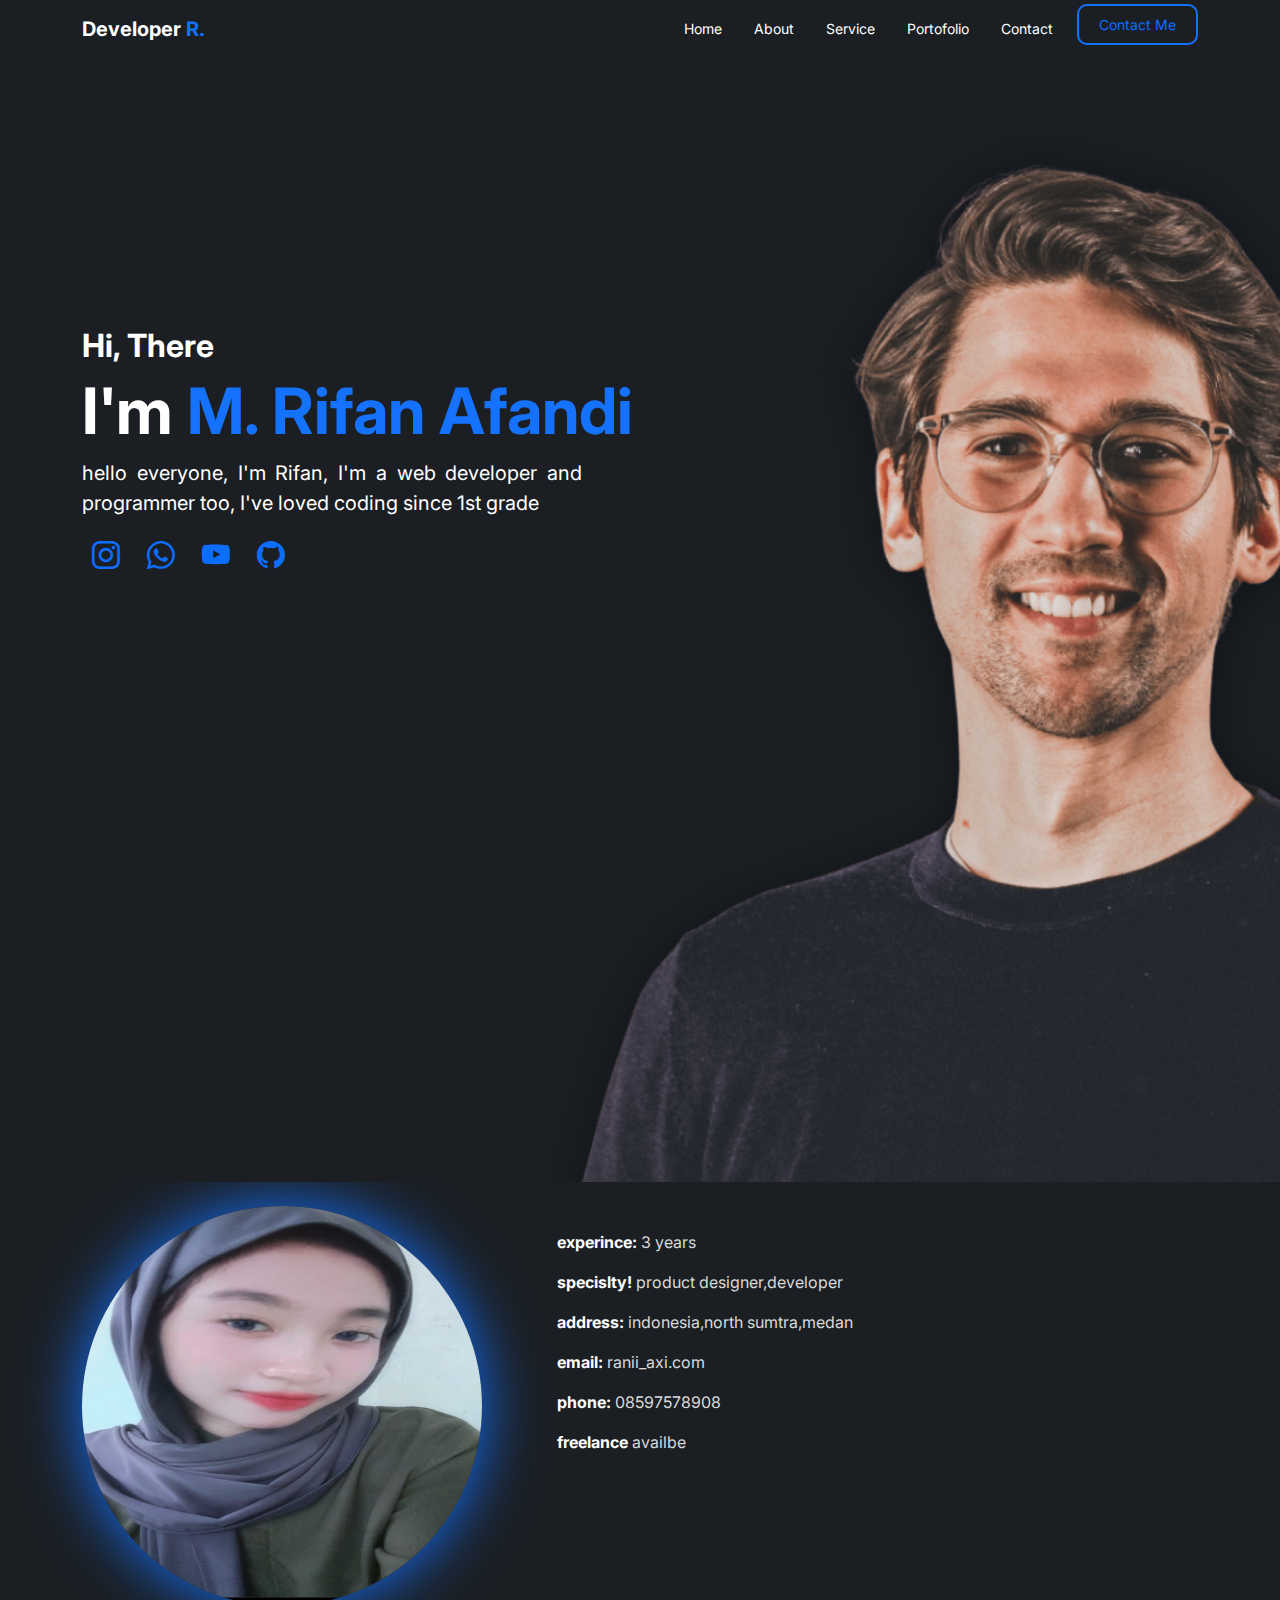
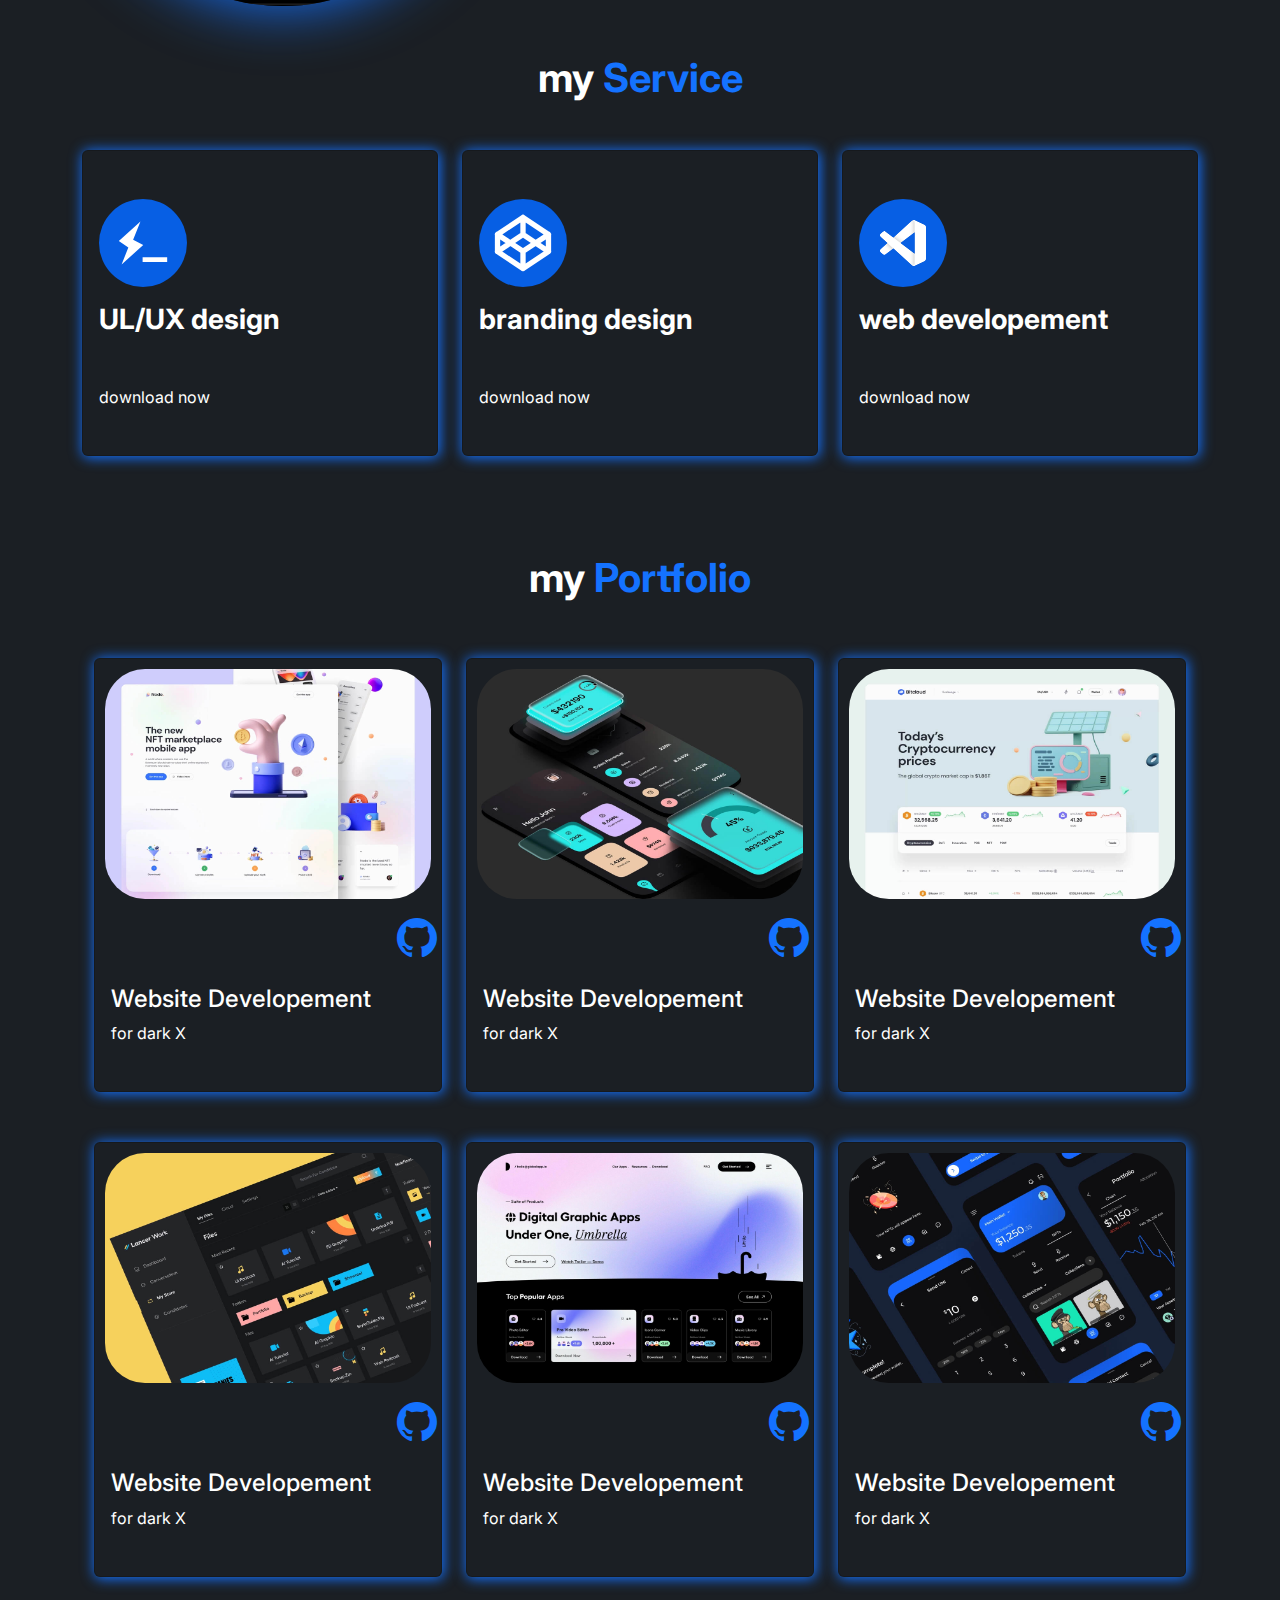
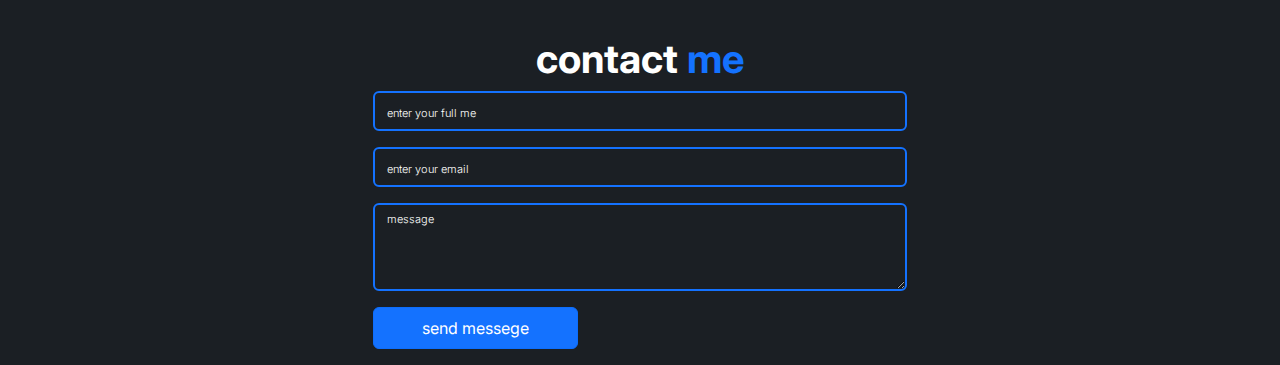
<file: index.html>
<!DOCTYPE html>
<html lang="en">
  <head>
    <meta charset="utf-8" />
    <meta name="viewport" content="width=device-width, initial-scale=1" />
    <title>My Portfolio</title>
    <!-- Css Bootstrap -->
    <link
      href="https://cdn.jsdelivr.net/npm/bootstrap@5.3.3/dist/css/bootstrap.min.css"
      rel="stylesheet"
      integrity="sha384-QWTKZyjpPEjISv5WaRU9OFeRpok6YctnYmDr5pNlyT2bRjXh0JMhjY6hW+ALEwIH"
      crossorigin="anonymous"
    />
    <!-- font icon bootstrap -->
    <link
      rel="stylesheet"
      href="https://cdn.jsdelivr.net/npm/bootstrap-icons@1.11.3/font/bootstrap-icons.min.css">
    <!-- my css -->
    <link rel="stylesheet" href="style.css">
    <!-- font google -->
    <link rel="preconnect" href="https://fonts.googleapis.com" />
    <link rel="preconnect" href="https://fonts.gstatic.com" crossorigin />
    <link
      href="https://fonts.googleapis.com/css2?family=Inter:wght@100..900&display=swap"
      rel="stylesheet"
    />
  </head>
  <body>
    <nav class="navbar navbar-expand-lg text-white">
      <div class="container">
        <a href="index.html" class="navbar-brand text-white fw-bold">Developer <span class="blue">R.</span></a>
        <button
          class="navbar-toggler mt-3"
          type="button"
          data-bs-toggle="collapse"
          data-bs-target="#navbarSupportedContent"
          aria-controls="navbarSupportedContent"
          aria-expanded="false"
          aria-label="Toggle navigation">
          <i class="bi bi-list text-white fw-bold"></i>
        </button>
        <div class="collapse navbar-collapse" id="navbarSupportedContent">
          <ul class="me-auto mb-2 mb-lg-0"></ul>
          <ul class="navbar-nav d-flex fs-5">
            <li class="nav-item me-3 text-center">
              <a href="index.html" class="nav-link text-white">Home</a>
            </li>
            <li class="nav-item me-3 text-center">
              <a href="#about" class="nav-link text-white">About</a>
            </li>
            <li class="nav-item me-3 text-center">
              <a href="#service" class="nav-link text-white">Service</a>
            </li>
            <li class="nav-item me-3 text-center active">
              <a href="#portofolio" class="nav-link text-white">Portofolio</a>
            </li>
            <li class="nav-item me-3 text-center active">
              <a href="#contact" class="nav-link text-white">Contact</a>
            </li>
            <li class="nav-item text-center">
              <a href="#contact" class="contact-btn">Contact Me</a>
            </li>
          </ul>
        </div>
      </div>
    </nav>

    <div class="bg">
      <div class="container">
        <div class="text">
          <h4 class="text-white fs-2 fw-bold">Hi, There</h4>
          <h1
            style="font-size: 4rem; text-align: left"
            class="text-white fw-bold"
          >
            I'm <span class="blue">M. Rifan Afandi</span>
          </h1>
          <p style="max-width: 500px" class="text-white fs-5">
            hello everyone, I'm Rifan, I'm a web developer and programmer too,
            I've loved coding since 1st grade
          </p>
          <div class="social fs-3">
            <span
              ><a href="https://instagram.com/mrifandi13" target="_blank"
                ><i class="bi bi-instagram"></i></a
            ></span>
            <span>
              <a
                href="https://wa.me/6283165354885?text=Hello%20rifan"
                target="_blank"
                ><i class="bi bi-whatsapp"></i
              ></a>
            </span>
            <span>
              <a href="https://youtube.com/@mrifanafandi1018" target="_blank"
                ><i class="bi bi-youtube"></i
              ></a>
            </span>
            <span>
              <a href="https://youtube.com/@mrifanafandi1018" target="_blank"
                ><i class="bi bi-github"></i></a>
            </span>
          </div>
        </div>
      </div>
    </div>

    <div class="background" id="about">
      <div class="container">
        <div class="row pt-4">
        <div class="col-lg-5">
          <img class="profil" src="img/WhatsApp Image 2024-09-20 at 11.37.36.jpeg" alt=""/>
          </div>
          <div class="col-lg-5 pt-2">

            <ul class="mt-2"></ul>
            <li>
              <p>
                <span class="text-white fw-bold">experince:</span>
                <span class="gray">3 years</span>
              </p>
            </li>
          </li>
          <p>
            <span class="text-white fw-bold">specislty!</span>
            <span class="gray">product designer,developer</span>
          </p>
        </li>
      </li>
       <p>
        <span class="text-white fw-bold">address:</span>
        <span class="gray">indonesia,north sumtra,medan</span>
       </p>
      </li>
    </li>
    <p>
      <span class="text-white fw-bold">email:</span>
      <span class="gray">ranii_axi.com</span>
    </p>
  </li>
</li>
   <p>
    <span class="text-white fw-bold">phone:</span>
    <span class="gray">08597578908</span>
   </p>
  </li>
</li>
<p>
  <span class="text-white fw-bold">freelance</span>
  <span class="gray">availbe</span>
</p>
    </div>
  </div>
 </div>
</div>
    <div class="container mt-5" id="Service">
      <h1 class="text-center text-white mb-5 fw-bold">
        my <span class="blue">Service</span>
      </h1>
      <div class="row mt-5">
        <div class="col-lg-4">
          <div class="card">
            <img class="mt-5 ms-3" src="img/s-1.svg" alt="" width="88"/>
            <div class="card-body">
              <h3 class="text-white mb-5 fw-bold">UL/UX design</h3>
              <a href="" class="text-decoration-none text-white">download now</a>
            </div>
            </div>
            </div>
              <div class="col-lg-4">
                <div class="card">
                  <img class="mt-5 ms-3" src="img/s-2.svg" alt="" width="88"/>
                  <div class="card-body">
                    <h3 class="text-white mb-5 fw-bold">branding design</h3>
                    <a href="" class="text-decoration-none text-white">download now</a>
                  </div>
                </div>
              </div>
              <div class="col-lg-4">
                <div class="card">
                  <img class="mt-5 ms-3" src="img/s-3.svg" alt="" width="88"/>
                  <div class="card-body">
                    <h3 class="text-white mb-5 fw-bold"> web developement</h3>
                    <a href="" class="text-decoration-none text-white">download now</a>
                  </div>
                </div>
              </div>
            </div>

            <div class="background" id="Portfolio">
              <div class="container">
                  <h1 class="text-center text-white fw-bold pt-5 pb-5">
                    my <span class="blue">Portfolio</span>
                    </h1>
                    <div class="row">
                      <div class="col-lg-4">
                        <div class="card">
                          <img src="img/port-1.jpg" alt="">
                          <a href="" class="text-end">
                            <i class="bi bi-github fs-1 blue me-1" ></i>
                          </a>
                          <div class="card-body">
                            <h4 class="text-white">Website Developement</h4>
                            <a href="" class="text-decoration-none text-white">for dark X</a>
                          </div>
                        </div>
                      </div>
                      <div class="col-lg-4">
                        <div class="card">
                          <img src="img/port-2.jpg" alt="">
                          <a href="" class="text-end">
                            <i class="bi bi-github fs-1 blue me-1 "></i>
                          </a>
                          <div class="card-body">
                            <h4 class="text-white">Website Developement </h4>
                            <a href="" class="text-decoration-none text-white">for dark X</a>
                          </div>
                        </div>
                      </div>
                      <div class="col-lg-4">
                        <div class="card">
                          <img src="img/port-3.jpg" alt="">
                          <a href="" class="text-end">
                            <i class="bi bi-github fs-1 blue me-1 "></i>
                          </a>
                          <div class="card-body">
                            <h4 class="text-white">Website Developement </h4>
                            <a href="" class="text-decoration-none text-white">for dark X</a>
                    </div>
                  </div>
                </div>
                <div class="col-lg-4">
                  <div class="card">
                    <img src="img/port-4.jpg" alt="">
                    <a href="" class="text-end">
                      <i class="bi bi-github fs-1 blue me-1 "></i>
                    </a>
                    <div class="card-body">
                      <h4 class="text-white">Website Developement </h4>
                      <A href="" class="text-decoration-none text-white">for dark X</A>
              </div>
            </div>
            </div>
            <div class="col-lg-4">
              <div class="card">
                <img src="img/port-5.jpg" alt="">
                <a href="" class="text-end">
                  <i class="bi bi-github fs-1 blue me-1 "></i>
                </a>
                <div class="card-body">
                  <h4 class="text-white">Website Developement </h4>
                  <A href="" class="text-decoration-none text-white">for dark X</A>
                  </div>
                </div>
               </div>
               <div class="col-lg-4">
                <div class="card">
                  <img src="img/port-6.jpg" alt="">
                  <a href="" class="text-end">
                    <i class="bi bi-github fs-1 blue me-1 "></i>
                  </a>
                  <div class="card-body">
                    <h4 class="text-white">Website Developement </h4>
                    <A href="" class="text-decoration-none text-white">for dark X</A>
                    </div>
                  </div>
                 </div>
                 </div>

                 <div class="background" id="Portfolio"
                 <div class="container">
                  <h1 class="text-center text-white fw-bold mt-2">
                    contact <span class="blue">me</span>
                   </h1>
                  <div class="row d-flex justify-content-center">
                    <div class="col-lg-6">
                      <form action="">
                        <div class="mb-3">
                             <input type="text" class="form-control" placeholder="enter your full me">
                          </div>
                          <div class="mb-3">
                              <input type="text" class="form-control" placeholder="enter your email">
                          </div>
                          <div class="mb-3">
                             <textarea class="form-control" rows="3" placeholder="message"></textarea>
                          </div>
                          <div class="mb-3">
                            <button class="btn btn-primary py-2 px-5">send messege</button>
                        </div>
                      </form>
                    </div>
                  </div>
                 </div>
                 </div>

    <!-- Javascript Bootstrap -->
    <script
      src="https://cdn.jsdelivr.net/npm/bootstrap@5.3.3/dist/js/bootstrap.bundle.min.js"
      integrity="sha384-YvpcrYf0tY3lHB60NNkmXc5s9fDVZLESaAA55NDzOxhy9GkcIdslK1eN7N6jIeHz"
      crossorigin="anonymous"
    ></script>
  </body>
</html>
</file>
<file: style.css>
* {
  margin: 0;
  padding: 0;
  font-family: "Inter", sans-serif !important;
}
body {
  background-color: #1b1f24;
}

.blue {
  color: #1472ff !important;
}
.gray {
  color: #d9d9d9 !important;
}

li {
  list-style: none !important;
}

.navbar .nav-link {
  font-size: 14px !important;
  padding: 10px 30px 10px 30px;
}
.navbar .nav-link:hover {
  background-color: #2a2c3369;
}
.contact-btn {
  font-size: 14px;
  padding: 10px 20px 10px 20px;
  border: 2px solid #1472ff;
  border-radius: 10px;
  text-decoration: none;
}

.bg {
  background-image: url(img/background.png);
  min-height: 125vh;
  background-repeat: no-repeat;
  background-size: cover;
  background-position: center;
  position: relative;
}
.social span {
  padding: 10px;
}

.text {
  padding-top: 30vh;
  text-align: justify;
}

.profil {
  width: 400px;
  height: 400px;
  background-position: left;
  background-size: center top;
  background-repeat: no-repeat;
  border-radius: 50%;
  box-shadow:0px 0px 60px 0px #1472ff;
}

.profil ul ul.text-white{
  font-size: 50 !important;
}

.background ul li .text-white {
  font-size: 50 !important;
}

.background ul li .gray {
  font-size: 50 !important;
}

.card {
  background-color: transparent !important;
  box-shadow: #1472ff 1px 1px 13px 1px;
  min-width: 100px;
  max-width: 450px;
  padding-bottom: 30px;
  margin-bottom: 50px;

}

.background .card img { 
  padding: 10px;
  max-height: 250px;
  border-radius: 50px;
}

.background .card h3 {
  max-width: 280px;
  
}

#contact {
  margin-bottom: 100PX;
}

form input, 
  textarea {
    color:white !important;

  }

  form input::placeholder,
  textarea::placeholder {
   color: white !important;
   font-size: 11px !important;
   font-weight: 300 !important;

  }

  form input:focus,
  textarea:focus {
    color: aqua !important;
    font-weight: 300 !important;
  }
  form input,
  textarea{
    background-color: transparent !important;
    border: 2px solid #1472ff !important;
  }
  .btn-primary {
  background-color: #1472ff !important;
  padding: 10px 50px 10px 50px;

  }
</file>
